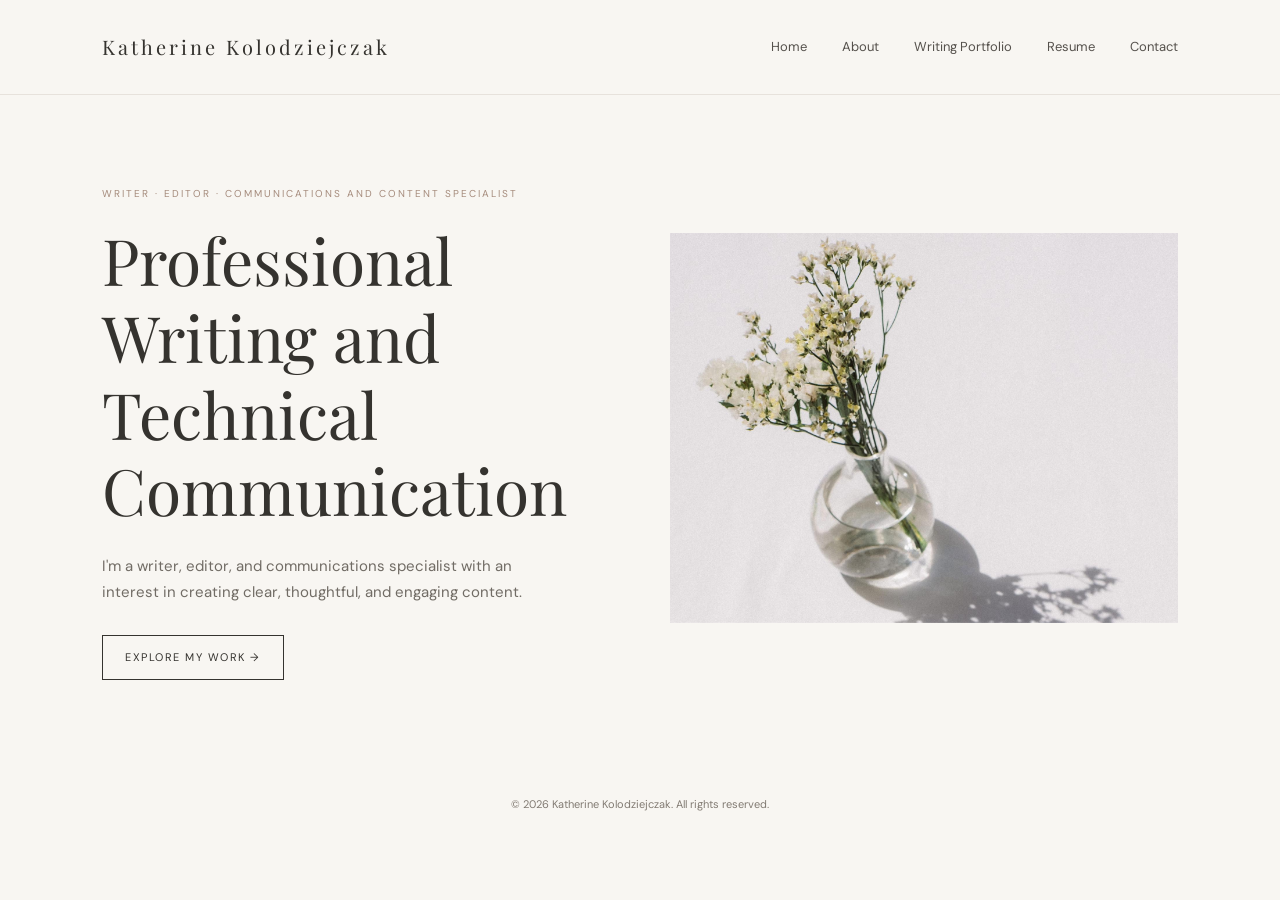
<file: index.html>
<!DOCTYPE html>
<html lang="en">
<head>
    <meta charset="UTF-8">
    <meta name="viewport" content="width=device-width, initial-scale=1.0">

    <title>Your Name | Writing Portfolio</title>

    <link rel="stylesheet" href="style.css">

    <!-- Google Fonts -->
    <link rel="preconnect" href="https://fonts.googleapis.com">
    <link rel="preconnect" href="https://fonts.gstatic.com" crossorigin>

    <link href="https://fonts.googleapis.com/css2?family=DM+Sans:wght@400;500;600&family=Playfair+Display:wght@400;500&display=swap" rel="stylesheet">
</head>

<body>

    <!-- Navigation -->
    <header>
        <nav class="navbar">
            <a href="index.html" class="logo">Katherine Kolodziejczak</a>

           <div class="nav-links">
            <a href="index.html">Home</a>
            <a href="about.html">About</a>
            <a href="writing-samples.html">Writing Portfolio</a>
            <a href="documents/katherinekolo_portfolio_resume.pdf" target="_blank"> Resume</a>
            <a href="contact.html">Contact</a>
           </div>
        </nav>
    </header>


    <!-- Introduction -->
    <main>

        <section class="hero">

            <div class="hero-text">
                <p class="eyebrow">WRITER · EDITOR · COMMUNICATIONS AND CONTENT SPECIALIST</p>

                <h1>Professional Writing and Technical Communication
</h1>

                <p class="intro">
                    I'm a writer, editor, and communications specialist with an interest
                    in creating clear, thoughtful, and engaging
                    content.
                </p>

                <a href="writing-samples.html" class="button">
                EXPLORE MY WORK →
                </a>            </div>

            <div class="hero-image">
                <img src="images/Botanicalvase.jpeg" alt="A bright botcanical clear vase">
            </div>

        </section>


    </main>


    <!-- Footer -->
    <footer>
        <p>© 2026 Katherine Kolodziejczak. All rights reserved.</p>
    </footer>

</body>
</html>
</file>
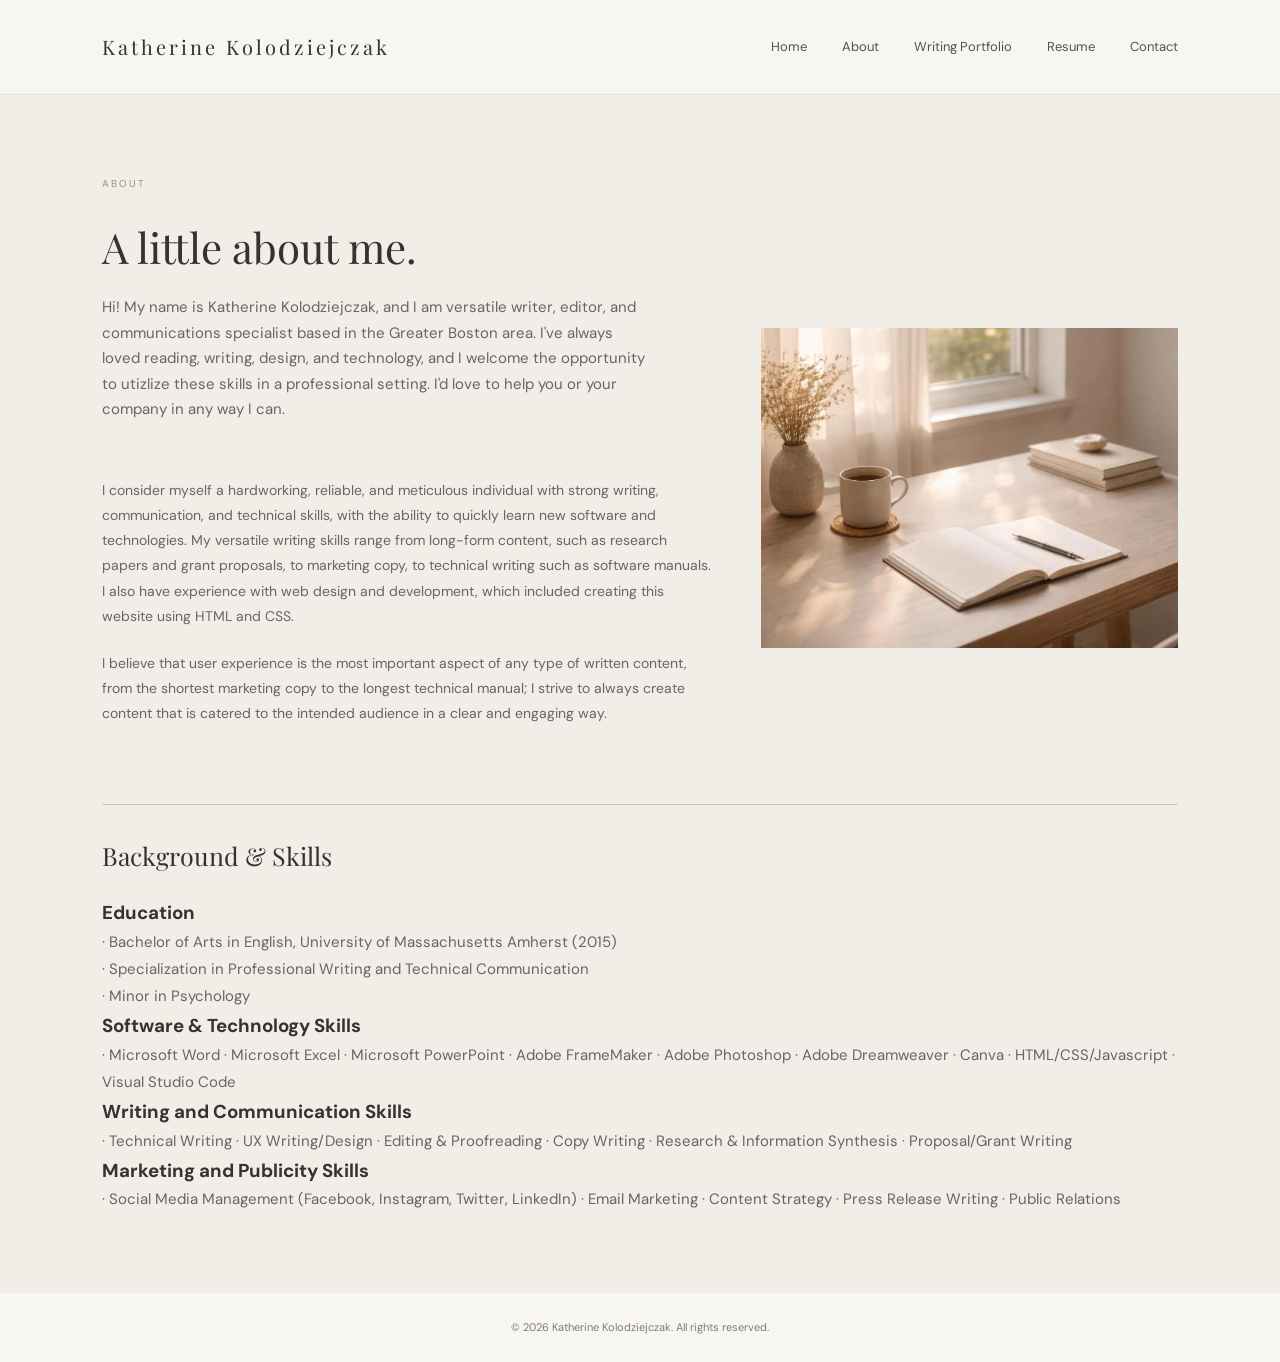
<file: about.html>
<!DOCTYPE html>
<html lang="en">
<head>
    <meta charset="UTF-8">
    <meta name="viewport" content="width=device-width, initial-scale=1.0">

    <title>Your Name | Writing Portfolio</title>

    <link rel="stylesheet" href="style.css">

    <!-- Google Fonts -->
    <link rel="preconnect" href="https://fonts.googleapis.com">
    <link rel="preconnect" href="https://fonts.gstatic.com" crossorigin>

    <link href="https://fonts.googleapis.com/css2?family=DM+Sans:wght@400;500;600&family=Playfair+Display:wght@400;500&display=swap" rel="stylesheet">
</head>

<body>

    <!-- Navigation -->
    <header>
        <nav class="navbar">
            <a href="index.html" class="logo">Katherine Kolodziejczak</a>

           <div class="nav-links">
            <a href="index.html">Home</a>
            <a href="about.html">About</a>
            <a href="writing-samples.html">Writing Portfolio</a>
            <a href="documents/katherinekolo_portfolio_resume.pdf" target="_blank"> Resume</a>
            <a href="contact.html">Contact</a>
           </div>
        </nav>
    </header>



<main>

    <section class="work-section">

        <!-- Page heading -->
        <div class="section-heading">
            <p class="eyebrow">ABOUT</p>
            <h1>A little about me.</h1>
            <p class="section-intro">
                Hi! My name is Katherine Kolodziejczak, and I am versatile writer, editor, and 
                communications specialist based in the Greater Boston area. I've always loved 
                reading, writing, design, and technology, and I welcome the opportunity to
                utizlize these skills in a professional setting. I'd love to help you
                or your company in any way I can.
            </p>
        </div>

        <!-- About content -->
        <div class="about-layout">

            <div class="about-content">

                <p>I consider myself a hardworking, reliable, and meticulous individual with
                    strong writing, communication, and technical skills, with the ability to 
                    quickly learn new software and technologies. My versatile writing skills range 
                    from long-form content, such as research papers and grant proposals, to marketing copy, 
                    to technical writing such as software manuals. I also have experience with web design and 
                    development, which included creating this website using HTML and CSS.
                    </p>

                <p>
                I believe that user experience is the most important aspect of any 
                type of written content, from the shortest marketing copy to the longest technical manual;
                I strive to always create content that is catered to the intended audience in a clear
                and engaging way. 

                </p>
               

               

            </div>

            <!-- Optional photograph -->
            <div class="about-image">
                <img src="images/writingdesk.jpeg"
                     alt="A photograph ">
            </div>

        </div>

        <!-- Background and skills -->
        <div class="about-details">

            <h2>Background & Skills</h2>

            <p>
             <h3>Education</h3>
             <p>· Bachelor of Arts in English, University of Massachusetts Amherst (2015)
             </p> 
            <p>
             · Specialization in Professional Writing and Technical Communication
            </p>
            <p>
             · Minor in Psychology
             </p>
             <h3>Software & Technology Skills</h3>
             <p>· Microsoft Word
                · Microsoft Excel
                · Microsoft PowerPoint
                · Adobe FrameMaker
                · Adobe Photoshop
                · Adobe Dreamweaver
                · Canva
                · HTML/CSS/Javascript
                · Visual Studio Code
             </p>
            <h3>Writing and Communication Skills</h3>
            <p> · Technical Writing
                · UX Writing/Design
                · Editing & Proofreading
                · Copy Writing
                · Research & Information Synthesis
                · Proposal/Grant Writing
             </p>
            <h3>Marketing and Publicity Skills</h3>
            <p> 
                · Social Media Management (Facebook, Instagram, Twitter, LinkedIn)
                · Email Marketing
                · Content Strategy
                · Press Release Writing
                · Public Relations
             </p>

            </p>
        </p>

        </div>

    </section>

</main>


     <!-- Footer -->
    <footer>
        <p>© 2026 Katherine Kolodziejczak. All rights reserved.</p>
    </footer>

</body>
</html>
</file>
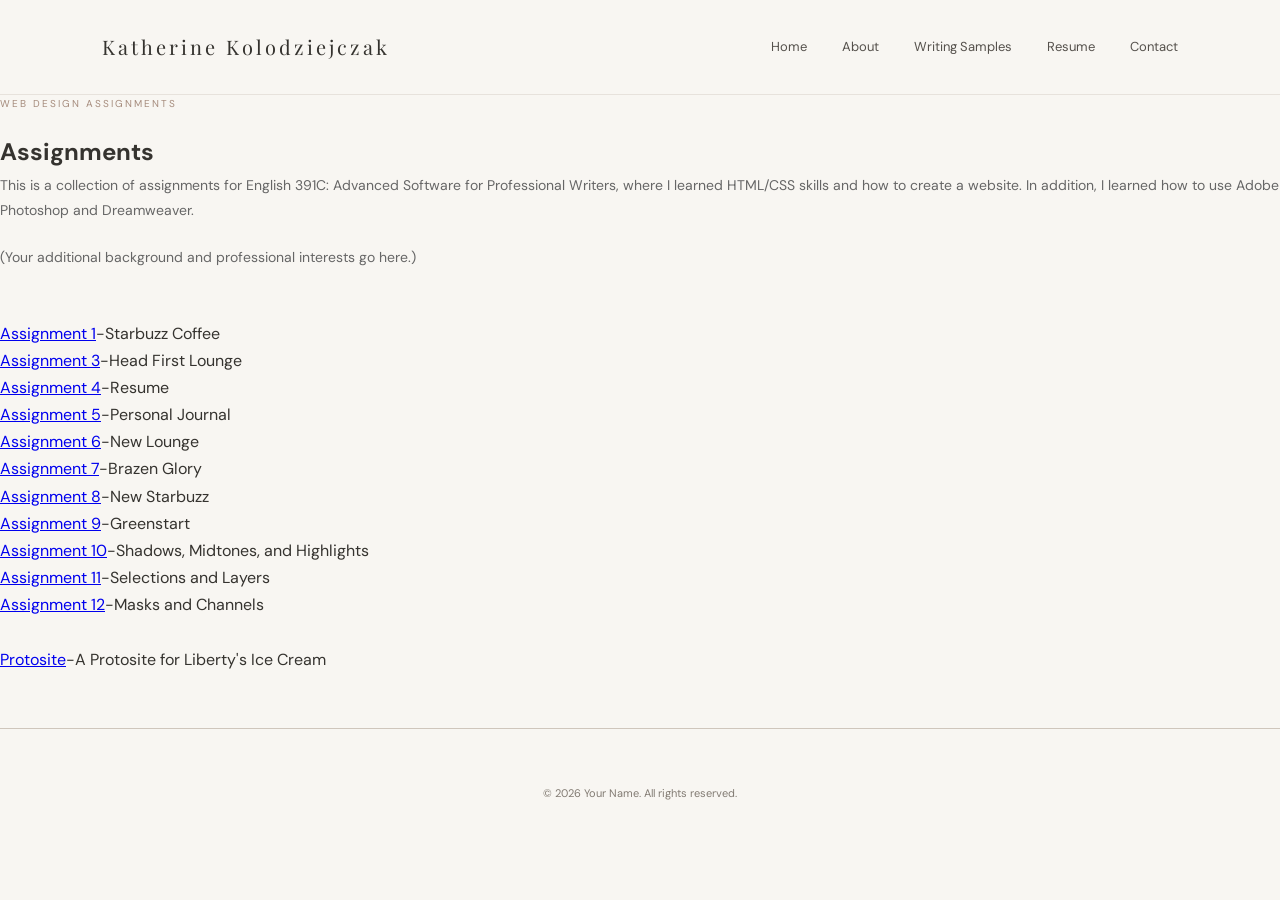
<file: assignments.html>
<!DOCTYPE html>
<html lang="en">
<head>
    <meta charset="UTF-8">
    <meta name="viewport" content="width=device-width, initial-scale=1.0">

    <title>Your Name | Writing Portfolio</title>

    <link rel="stylesheet" href="style.css">

    <!-- Google Fonts -->
    <link rel="preconnect" href="https://fonts.googleapis.com">
    <link rel="preconnect" href="https://fonts.gstatic.com" crossorigin>

    <link href="https://fonts.googleapis.com/css2?family=DM+Sans:wght@400;500;600&family=Playfair+Display:wght@400;500&display=swap" rel="stylesheet">
</head>

<body>

    <!-- Navigation -->
    <header>
        <nav class="navbar">
            <a href="index.html" class="logo">Katherine Kolodziejczak</a>

           <div class="nav-links">
            <a href="index.html">Home</a>
            <a href="about.html">About</a>
            <a href="writing-samples.html">Writing Samples</a>
            <a href="documents/katherinekolo_portfolio_resume.pdf" target="_blank"> Resume</a>
            <a href="contact.html">Contact</a>
           </div>
        </nav>
    </header>


<main>

    <section class="about-section">

        <div class="about-heading">
            <p class="eyebrow">WEB DESIGN ASSIGNMENTS</p>
            <h1>Assignments</h1>
        </div>

        <div class="about-content">

            <p>
                This is a collection of assignments for English 391C: Advanced Software for Professional Writers, 
                where I learned HTML/CSS skills and how to create a website. In addition, I learned how
                to use Adobe Photoshop and Dreamweaver.

            <p>
                (Your additional background and professional
                interests go here.)
            </p>
            
            <br>
	<a href="html">Assignment 1</a>-Starbuzz Coffee
    <br>
	<a href=".html">Assignment 3</a>-Head First Lounge
    <br>
    <a href=".html"> Assignment 4</a>-Resume
    <br>
    <a href=".html">Assignment 5</a>-Personal Journal
    <br>
    <a href=".html">Assignment 6</a>-New Lounge
    <br>
    <a href=".html">Assignment 7</a>-Brazen Glory
    <br>
    <a href=".html">Assignment 8</a>-New Starbuzz
    <br>
    <a href="html">Assignment 9</a>-Greenstart
    <br>
    <a href=".html">Assignment 10</a>-Shadows, Midtones, and Highlights
    <br>
    <a href=".html">Assignment 11</a>-Selections and Layers 
    <br>
     <a href=".html">Assignment 12</a>-Masks and Channels
     <br>
     <br>
      <a href="zhtml">Protosite</a>-A Protosite for Liberty's Ice Cream



        </div>

        <div class="about-details">

    

        </div>

    </section>

</main>

   

    <!-- Footer -->
    <footer>
        <p>© 2026 Your Name. All rights reserved.</p>
    </footer>

</body>
</html>
</file>
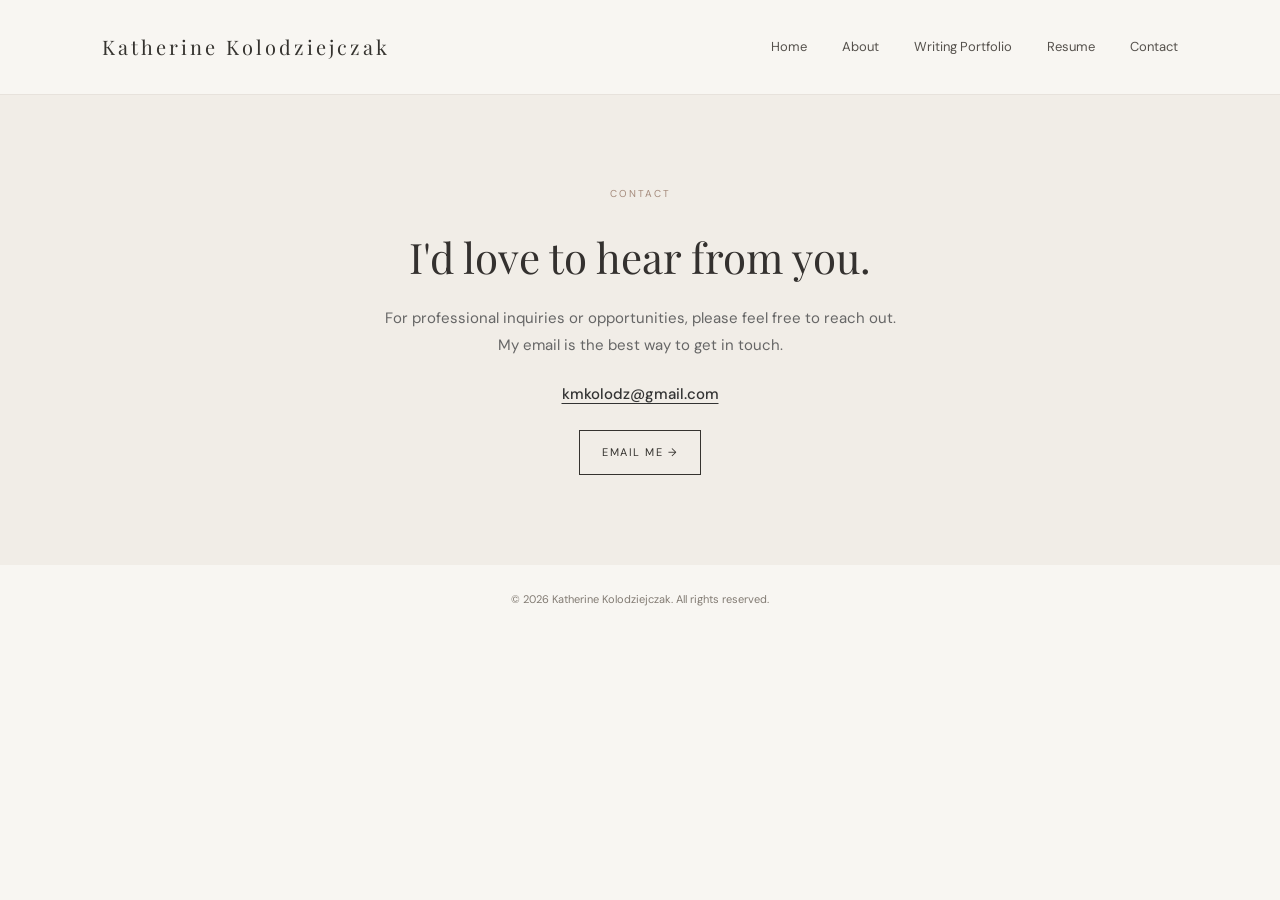
<file: contact.html>
<!DOCTYPE html>
<html lang="en">
<head>
    <meta charset="UTF-8">
    <meta name="viewport" content="width=device-width, initial-scale=1.0">

    <title>Your Name | Writing Portfolio</title>

    <link rel="stylesheet" href="style.css">

    <!-- Google Fonts -->
    <link rel="preconnect" href="https://fonts.googleapis.com">
    <link rel="preconnect" href="https://fonts.gstatic.com" crossorigin>

    <link href="https://fonts.googleapis.com/css2?family=DM+Sans:wght@400;500;600&family=Playfair+Display:wght@400;500&display=swap" rel="stylesheet">
</head>

<body>

    <!-- Navigation -->
    <header>
        <nav class="navbar">
            <a href="index.html" class="logo">Katherine Kolodziejczak</a>

            <div class="nav-links">
                <a href="index.html">Home</a>
                <a href="about.html">About</a>
                <a href="writing-samples.html">Writing Portfolio</a>
                <a href="documents/katherinekolo_portfolio_resume.pdf" target="_blank"> Resume</a>
                <a href="contact.html">Contact</a>
            </div>
        </nav>
    </header>

    <main>
        <section class="contact-section">

            <div class="contact-heading">
                <p class="eyebrow">CONTACT</p>

                <h1>I'd love to hear from you.</h1>
            </div>

            <div class="contact-content">
                <p>
                    For professional inquiries or opportunities, please
                    feel free to reach out.<br>
                    My email is the best way to get in touch.
                </p>

                <p class="email-address">
                    <a href="mailto:kmkolodz@gmail.com">
                        kmkolodz@gmail.com
                    </a>
                </p>
            </div>

            <a href="mailto:kmkolodz@gmail.com" class="button">
                EMAIL ME →
            </a>

        </section>
    </main>

    <!-- Footer -->
    <footer>
        <p>© 2026 Katherine Kolodziejczak. All rights reserved.</p>
    </footer>

</body>
</html>
</file>
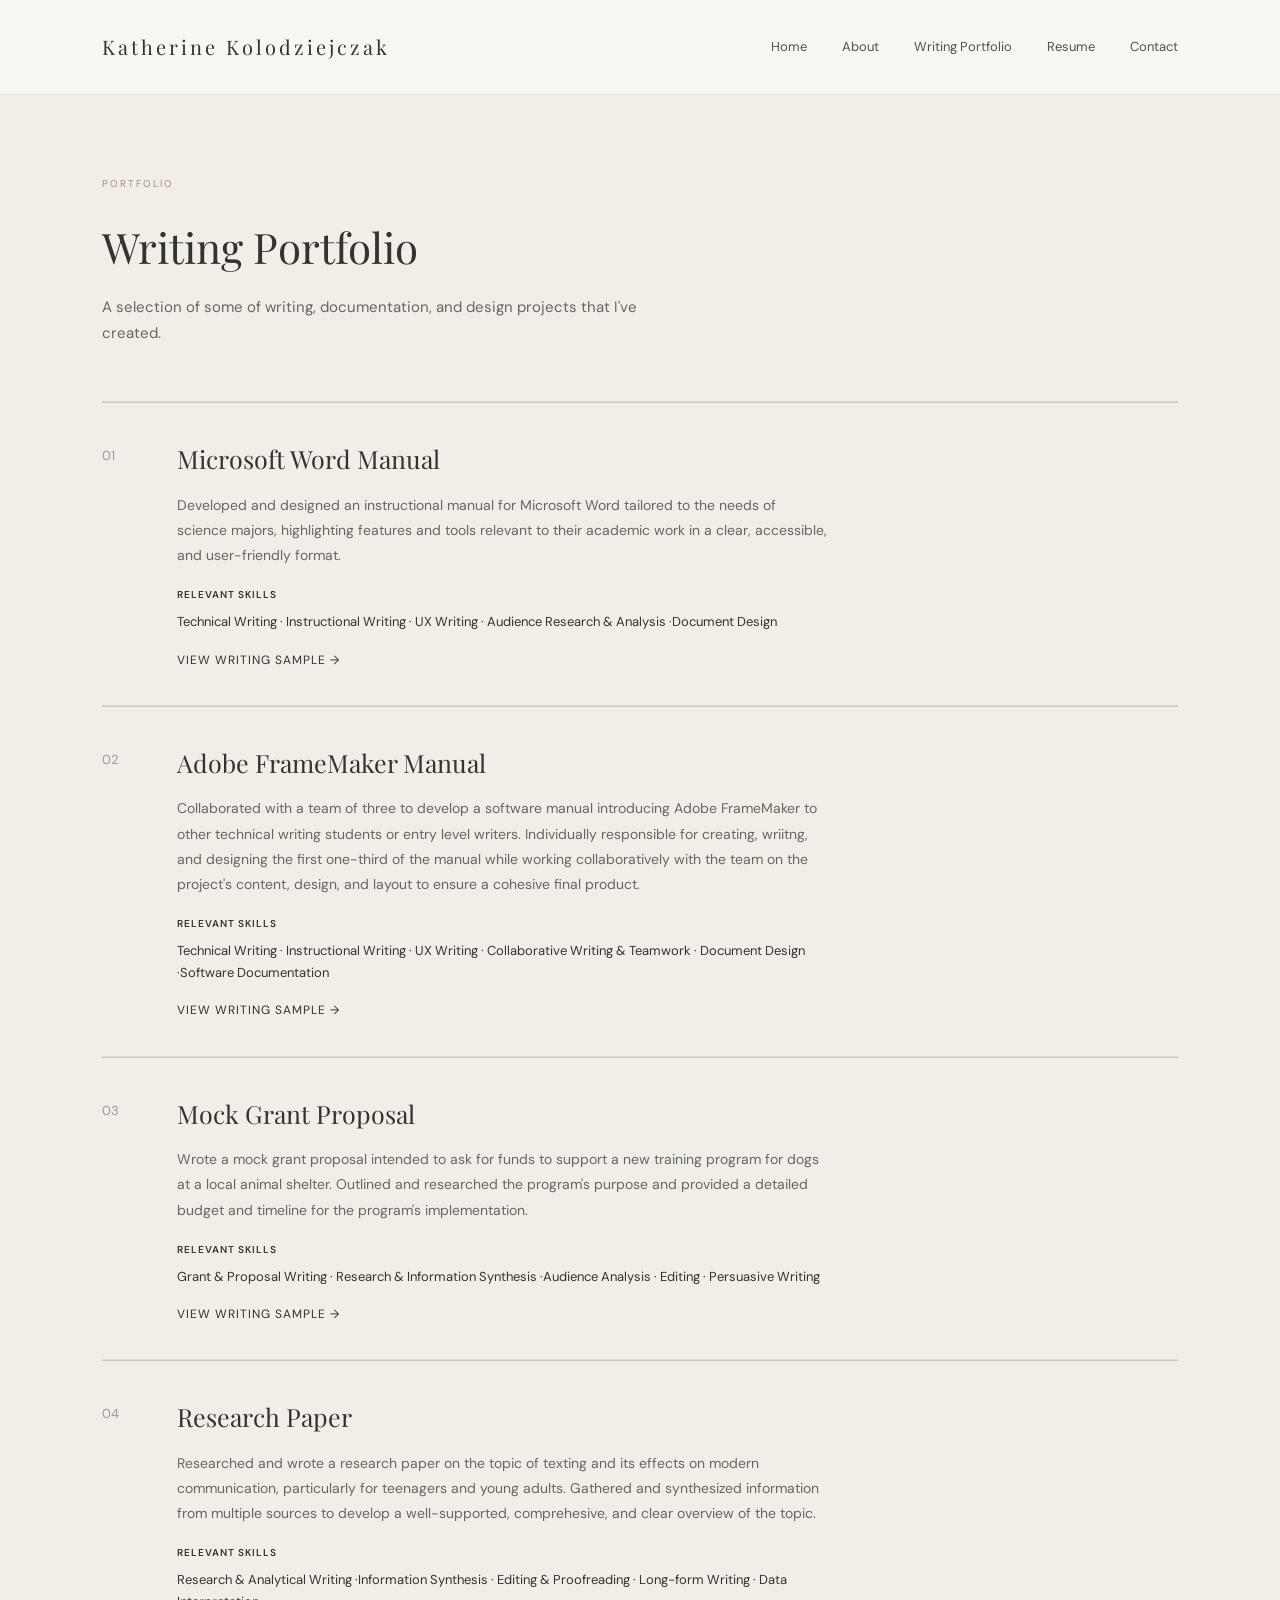
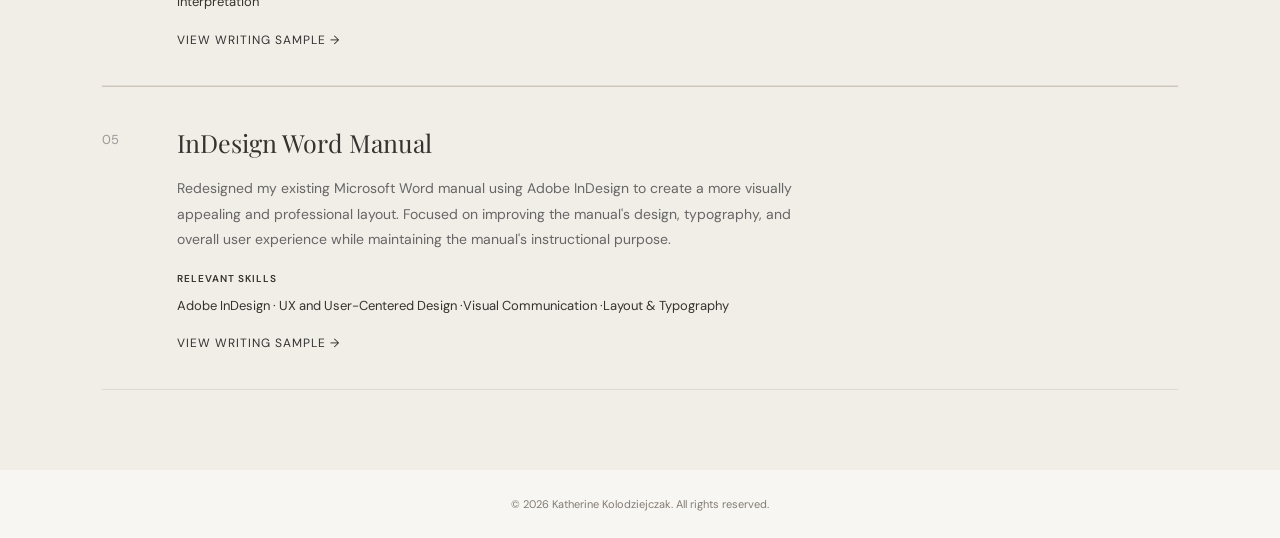
<file: writing-samples.html>
<html lang="en">
<head>
    <meta charset="UTF-8">
    <meta name="viewport" content="width=device-width, initial-scale=1.0">

    <title>Your Name | Writing Portfolio</title>

    <link rel="stylesheet" href="style.css">

    <!-- Google Fonts -->
    <link rel="preconnect" href="https://fonts.googleapis.com">
    <link rel="preconnect" href="https://fonts.gstatic.com" crossorigin>

    <link href="https://fonts.googleapis.com/css2?family=DM+Sans:wght@400;500;600&family=Playfair+Display:wght@400;500&display=swap" rel="stylesheet">
</head>

<body>

    <!-- Navigation -->
    <header>
        <nav class="navbar">
            <a href="index.html" class="logo">Katherine Kolodziejczak</a>

           <div class="nav-links">
            <a href="index.html">Home</a>
            <a href="about.html">About</a>
            <a href="writing-samples.html">Writing Portfolio</a>
            <a href="documents/katherinekolo_portfolio_resume.pdf" target="_blank"> Resume</a>
            <a href="contact.html">Contact</a>
           </div>
        </nav>
    </header>



<main>
    <section class="work-section">

        <div class="section-heading">
            <p class="eyebrow">PORTFOLIO</p>
            <h1>Writing Portfolio</h1>
            <p class="section-intro">
                A selection of some of writing, documentation, and design projects that I've
                created.
            </p>
        </div>

        <div class="project-list">

            <article class="project">
                <span class="project-number">01</span>

                <div class="project-content">
                    <h2>Microsoft Word Manual</h2>
                    <p>
                        Developed and designed an instructional manual for Microsoft Word tailored
                        to the needs of science majors, highlighting features and tools
                        relevant to their academic work in a clear, accessible, and user-friendly
                        format. 
                    </p>
                    
                <div class="project-areas">
                <span class="areas-label">RELEVANT SKILLS </span>
                <span class="areas-list">
                 Technical Writing · Instructional Writing 
                 · UX Writing · Audience Research & Analysis 
                  ·Document Design
                </span>
                </div>

                    
                   <a href="documents/Completed Word Manual.pdf">
                        VIEW WRITING SAMPLE →
                    </a>
                </div>

        

            </article>

            <article class="project">
                <span class="project-number">02</span>

                <div class="project-content">
                    <h2>Adobe FrameMaker Manual</h2>
                    <p>
                        Collaborated with a team of three to develop a software
                        manual introducing Adobe FrameMaker to other technical writing
                        students or entry level writers. Individually responsible for creating, wriitng,
                        and designing the first one-third of the manual while working collaboratively
                        with the team on the project's content, design, and layout to ensure
                        a cohesive final product.
                    </p>
                   
                <div class="project-areas">
                <span class="areas-label">RELEVANT SKILLS </span>
                <span class="areas-list">
                 Technical Writing · Instructional Writing ·
                 UX Writing · Collaborative Writing & Teamwork · Document Design
                 ·Software Documentation
                 </span>
                  </div>

                   <a href="documents/FrameMaker - Halpern, Kolodziejczak, Leiskau.pdf">
                        VIEW WRITING SAMPLE →
                    </a>
                </div>
            </article>

            <article class="project">
                <span class="project-number">03</span>

                <div class="project-content">
                    <h2>Mock Grant Proposal</h2>
                    <p>
                        Wrote a mock grant proposal intended to ask for funds to support a new 
                        training program for dogs at a local animal shelter. Outlined and researched the 
                        program's purpose and provided a detailed budget and timeline for the program's 
                        implementation.
                        
                    </p>
                    
               <div class="project-areas">
                 <span class="areas-label">RELEVANT SKILLS </span>
                 <span class="areas-list">
                   Grant & Proposal Writing ·  Research & Information Synthesis ·Audience Analysis
                    · Editing · Persuasive Writing
                  </span>
               </div>

                    
                    <a href="documents/Grant Proposal.pdf">
                        VIEW WRITING SAMPLE →
                    </a>
                </div>
            </article>
           
            <article class="project">
                <span class="project-number">04</span>

                <div class="project-content">
                    <h2>Research Paper</h2>
                    <p>
                        Researched and wrote a research paper on the topic of texting and its effects 
                        on modern communication, particularly for teenagers and young adults. Gathered 
                        and synthesized information from multiple sources to develop a well-supported,
                        comprehesive, and clear overview of the topic.
                    </p>
                    
                    <div class="project-areas">
                    <span class="areas-label">RELEVANT SKILLS </span>
                    <span class="areas-list">
                     Research & Analytical Writing ·Information Synthesis
                    · Editing & Proofreading · Long-form Writing 
                    · Data Interpretation 
                     </span>
                     </div>

                    
                    <a href="documents/Texting Research Paper.pdf">
                        VIEW WRITING SAMPLE →
                    </a>
                </div>
            </article>

            <article class="project">
                <span class="project-number">05</span>

                <div class="project-content">
                    <h2>InDesign Word Manual</h2>
                    <p>
                        Redesigned my existing Microsoft Word manual using Adobe 
                        InDesign to create a more visually appealing and professional 
                        layout. Focused on improving the manual's design, typography, and overall
                        user experience while maintaining the manual's instructional purpose.
                    </p>
                
               <div class="project-areas">
               <span class="areas-label">RELEVANT SKILLS </span>
               <span class="areas-list">
                Adobe InDesign · UX and User-Centered Design ·Visual Communication 
                ·Layout & Typography
               </span>
               </div>

                
                    <a href="documents/InDesign Word Manual Final.pdf">
                        VIEW WRITING SAMPLE →
                    </a>
                </div>
            </article>

        </div>

    </section>
</main>

 <!-- Footer -->
    <footer>
        <p>© 2026 Katherine Kolodziejczak. All rights reserved.</p>
    </footer>
</file>
<file: style.css>
/* GENERAL STYLING */

* {
    margin: 0;
    padding: 0;
    box-sizing: border-box;
}

html {
    scroll-behavior: smooth;
}

body {
    background-color: #F8F6F2;
    color: #35332F;
    font-family: 'DM Sans', sans-serif;
    line-height: 1.7;
}


/* NAVIGATION */

.navbar {
    display: flex;
    justify-content: space-between;
    align-items: center;

    padding: 30px 8%;
    border-bottom: 1px solid #E7E2DC;
}

.logo {
    font-family: 'Playfair Display', serif;
    font-size: 20px;
    letter-spacing: 3px;
    color: #35332F;
    text-decoration: none;
}

.nav-links {
    display: flex;
    gap: 35px;
}

.nav-links a {
    text-decoration: none;
    color: #55514C;
    font-size: 13px;
}

.nav-links a:hover {
    color: #A58B7C;
}


/* INTRODUCTION */

.hero {
    display: grid;
    grid-template-columns: 1fr 1fr;
    align-items: center;
    gap: 60px;

    padding: 90px 8%;
}

.eyebrow {
    font-size: 10px;
    letter-spacing: 2px;
    color: #A58B7C;
    margin-bottom: 20px;
}

.hero h1 {
    font-family: 'Playfair Display', serif;
    font-size: clamp(42px, 5vw, 65px);
    font-weight: 400;
    line-height: 1.2;
    margin-bottom: 25px;
}

.intro {
    max-width: 420px;
    color: #716C65;
    font-size: 15px;
    margin-bottom: 30px;
}

.button {
    display: inline-block;
    padding: 12px 22px;
    border: 1px solid #35332F;

    color: #35332F;
    text-decoration: none;
    font-size: 11px;
    letter-spacing: 1.5px;

    transition: all 0.3s ease;
}

.button:hover {
    background-color: #35332F;
    color: #FFFFFF;
}

.hero-image img {
    width: 100%;
    height: 390px;
    object-fit: cover;
}


/* PORTFOLIO PROJECTS */

.work-section {
    padding: 80px 8%;
    background-color: #F1EDE7;
}

.section-heading {
    margin-bottom: 45px;
}

h2 {
    font-family: 'Playfair Display', serif;
    font-size: 36px;
    font-weight: 400;
}

.project-grid {
    display: grid;
    grid-template-columns: repeat(3, 1fr);
    gap: 35px;
}

.project {
    padding: 30px 0;
    border-top: 1px solid #CFC6BC;
}

.project-number {
    font-size: 12px;
    color: #A58B7C;
}

.project h3 {
    font-family: 'Playfair Display', serif;
    font-size: 23px;
    font-weight: 400;
    margin: 20px 0 12px;
}

.project p {
    color: #716C65;
    font-size: 14px;
    margin-bottom: 25px;
}

.project a {
    color: #35332F;
    font-size: 10px;
    letter-spacing: 1px;
    text-decoration: none;
}



/* =========================
   ABOUT PAGE
========================= */

.about-layout {
    display: grid;
    grid-template-columns: 1.25fr 0.85fr;
    gap: 45px;
    align-items: start;
}

/* Biography text */

.about-content {
    max-width: 100%;
}

.about-content p {
    font-family: 'DM Sans', sans-serif;
    font-size: 14px;
    line-height: 1.8;
    color: #666;
    margin-bottom: 22px;
}

/* Photograph */

.about-image {
    width: 100%;
    margin-top: -150px;

}

.about-image img {
    display: block;
    width: 100%;
    height: 320px;
    object-fit: cover;
}

/* Background and skills */

.about-details {
    margin-top: 55px;
    padding-top: 30px;
    border-top: 1px solid #CFC6BC;
}

.about-details h2 {
    font-family: 'Playfair Display', serif;
    font-size: 25px;
    font-weight: 400;
    color: #34312F;
    margin-bottom: 20px;
}

.about-details p {
    font-size: 15px;
    line-height: 1.8;
    color: #666;
}

/* Mobile layout */

@media (max-width: 600px) {

    .about-layout {
        grid-template-columns: 1fr;
        gap: 25px;
    }

    .about-image {
        max-width: 400px;
    }

    .about-image img {
        height: auto;
    }

    .about-details {
        margin-top: 40px;
        padding-top: 25px;
    }

}




/* CONTACT SECTION */

.contact-section {
    text-align: center;
    padding: 90px 20px;
    background-color: #F1EDE7;
}

.contact-section h2 {
    margin-bottom: 30px;
}


.email-address {
    margin-top: 25px;
    margin-bottom: 25px;
}

.email-address a {
    color: #333;
    text-decoration: underline;
    text-underline-offset: 4px;
    font-weight: 500;
}

.email-address a:hover {
    color: #888;
}

.contact-heading h1 {
    font-family: 'Playfair Display', serif;
    font-size: 42px;
    font-weight: 400;
    color: #34312f;
    margin: 12px 0;
}

.contact-content p {
    font-family: 'DM Sans', sans-serif;
    font-size: 15px;
    line-height: 1.8;
    font-weight: 400;
    color: #666;
    margin: 0 0 22px;
}



/* FOOTER */

footer {
    text-align: center;
    padding: 25px;
    font-size: 11px;
    color: #827B73;
}


/* MOBILE RESPONSIVENESS */

@media (max-width: 768px) {

    .navbar {
        padding: 22px 6%;
    }

    .nav-links {
        gap: 15px;
    }

    .hero {
        grid-template-columns: 1fr;
        padding: 60px 6%;
        gap: 35px;
    }

    .hero-image img {
        height: 280px;
    }

    .project-grid {
        grid-template-columns: 1fr;
        gap: 15px;
    }

    .about-section {
        grid-template-columns: 1fr;
        gap: 25px;
        padding: 70px 6%;
    }

    .work-section {
        padding: 70px 6%;
    }

}




/* WRITING SAMPLES PAGE */

.writing-samples-section {
    max-width: 1000px;
    margin: 0 auto;
    padding: 100px 8%;
}

/* Heading */

.section-heading {
    margin-bottom: 55px;
}

.section-heading h1 {
    font-family: 'Playfair Display', serif;
    font-size: 42px;
    font-weight: 400;
    margin: 12px 0;
}

.section-intro {
    font-size: 15px;
    line-height: 1.7;
    color: #666;
    max-width: 550px;
}

/* Project list */

.project-list {
    border-top: 1px solid #dedbd5;
}

.project {
    display: grid;
    grid-template-columns: 55px 1fr;
    gap: 20px;
    padding: 35px 0;
    border-bottom: 1px solid #dedbd5;
}

/* Project numbers */

.project-number {
    font-size: 13px;
    color: #999;
    padding-top: 7px;
}

/* Project content */

.project-content h2 {
    font-family: 'Playfair Display', serif;
    font-size: 25px;
    font-weight: 400;
    margin: 0 0 12px;
}

.project-content p {
    font-size: 14px;
    line-height: 1.8;
    color: #666;
    max-width: 650px;
    margin-bottom: 18px;
}

/* PDF links */

.project-content a {
    font-size: 12px;
    letter-spacing: 1px;
    text-decoration: none;
    color: #333;
    transition: color 0.2s ease;
}

.project-content a:hover {
    color: #9a8876;
}

/* Mobile layout */

@media (max-width: 600px) {

    .work-section {
        padding: 65px 7%;
    }

    .section-heading h1 {
        font-size: 34px;
    }

    .project {
        grid-template-columns: 35px 1fr;
        gap: 12px;
        padding: 28px 0;
    }

    .project-content h2 {
        font-size: 22px;
    }

}


/* Project Areas */

.project-areas {
    display: flex;
    flex-wrap: wrap;
    align-items: baseline;
    gap: 8px;
    margin-bottom: 16px;
    max-width: 650px;
}

.areas-label {
    font-family: 'DM Sans', sans-serif;
    font-size: 10px;
    font-weight: 600;
    letter-spacing: 1px;
    white-space: nowrap;
}

.areas-list {
    font-family: 'DM Sans', sans-serif;
    font-size: 13px;
    line-height: 1.7;
}
</file>
